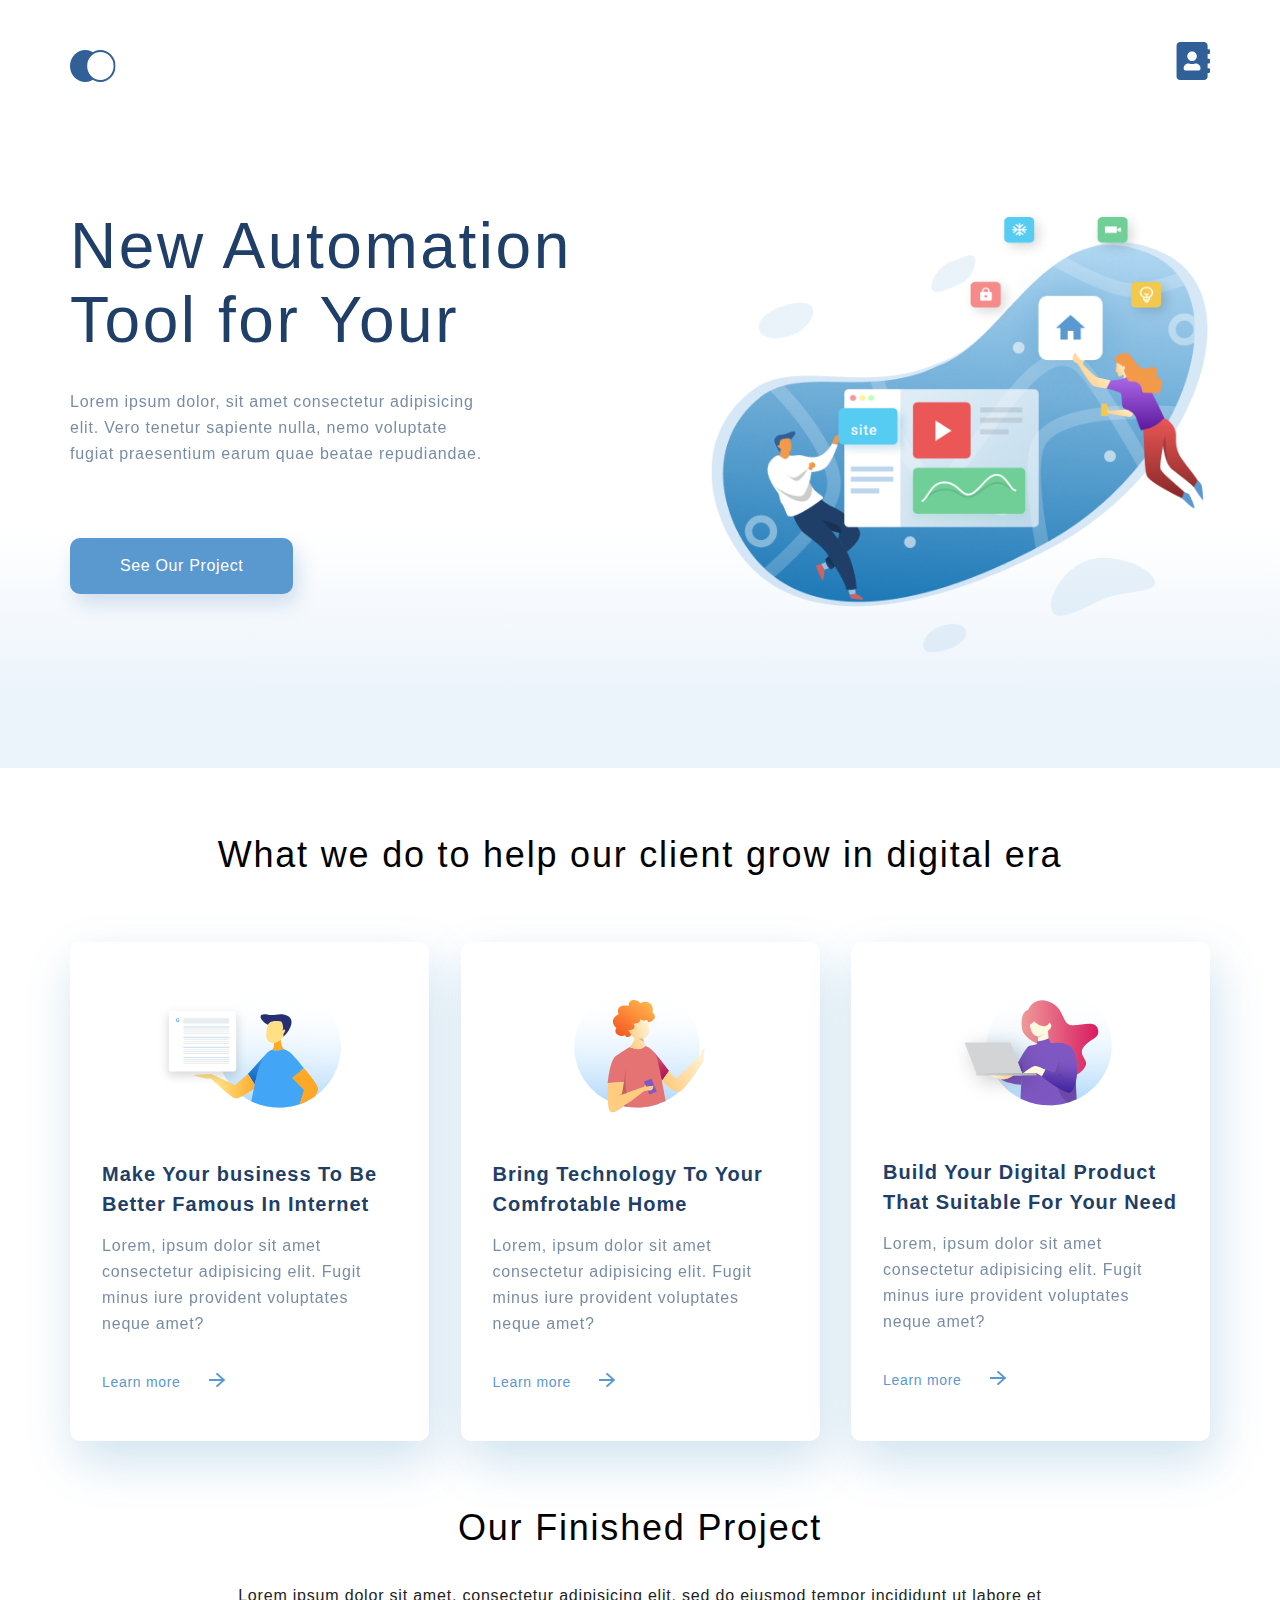
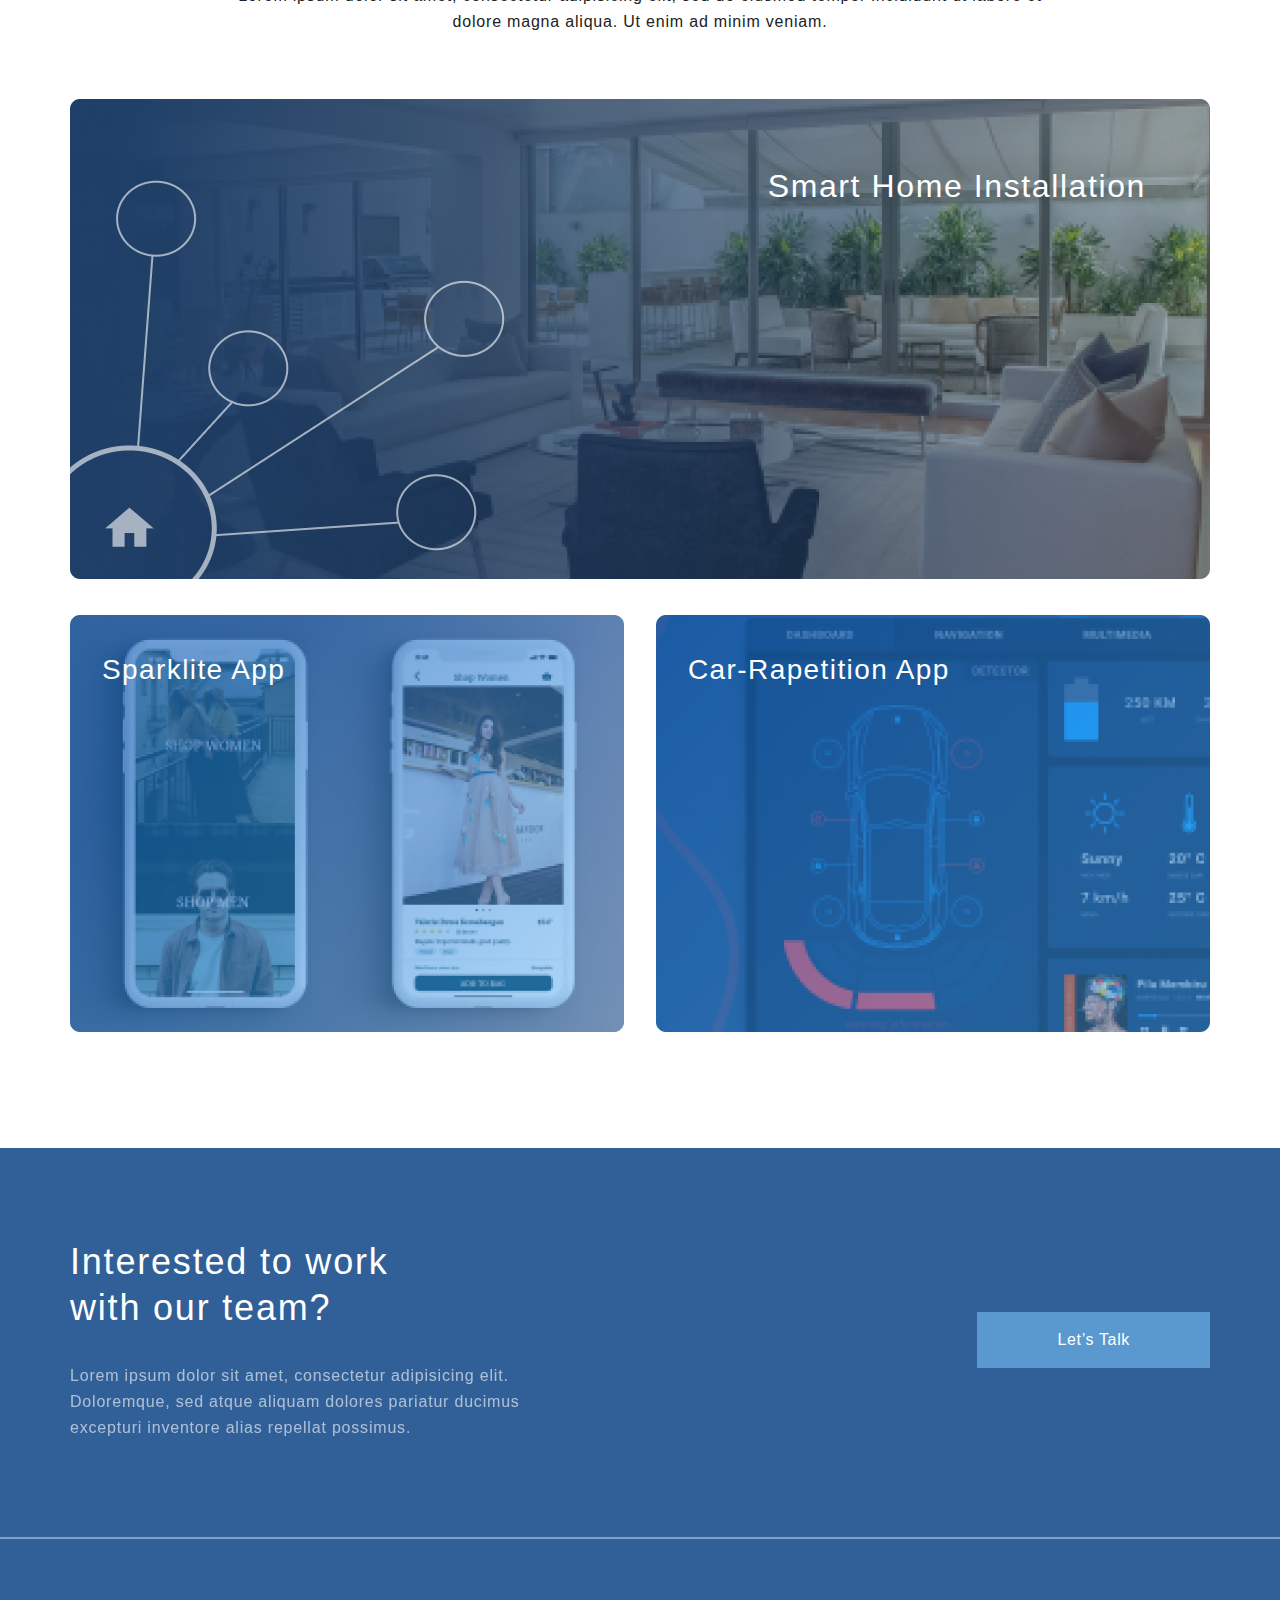
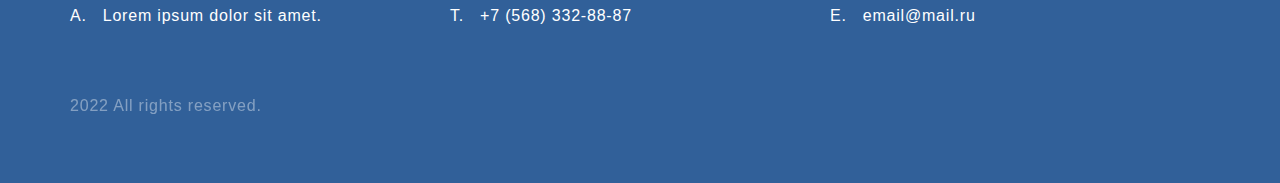
<file: index.html>
<!DOCTYPE html>
<html lang="en">

<head>
    <meta charset="UTF-8">
    <meta http-equiv="X-UA-Compatible" content="IE=edge">
    <meta name="viewport" content="width=device-width, initial-scale=1.0">
    <title>Главная страница сайта</title>
    <link rel="stylesheet" href="style.css">
</head>

<body>
    <div class="top">
        <div class="container top__content">
            <ul class="header">
                <li><a href="index.html"><img src="img/logo.svg" alt="logo"></a></li>
                <li><a href="contacts.html"><img src="img/contacts.svg" alt="contacts"></a></li>
            </ul>

            <div class="top__info">
                <h1 class="top-heading">New Automation Tool for Your</h1>
                <p class="top-text">Lorem ipsum dolor, sit amet consectetur adipisicing elit. Vero tenetur sapiente
                    nulla, nemo voluptate fugiat praesentium earum quae beatae repudiandae.</p>
                <a href="" class="top__button">See Our Project</a>
            </div>
        </div>
    </div>

    <div class="middle middle-container">
        <h3 class="heading">What we do to help our client grow in digital era</h3>
        <div class="middle__content">
            <div class="card">
                <img class="card__img" src="img/card-1.svg" alt="card-1">
                <h4 class="heading-mini">Make Your business To Be
                    Better Famous In Internet</h4>
                <p class="text">Lorem, ipsum dolor sit amet consectetur adipisicing elit. Fugit minus iure provident
                    voluptates
                    neque amet?</p>
                <a class="card__link" href="#">Learn more</a>
            </div>

            <div class="card">
                <img class="card__img card__img-2" src="img/card-2.svg" alt="card-2">
                <h4 class="heading-mini">Bring Technology To Your
                    Comfrotable Home</h4>
                <p class="text">Lorem, ipsum dolor sit amet consectetur adipisicing elit. Fugit minus iure provident
                    voluptates
                    neque amet?</p>
                <a class="card__link" href="#">Learn more</a>
            </div>

            <div class="card">
                <img class="card__img" src="img/card-3.svg" alt="card-3">
                <h4 class="heading-mini">Build Your Digital Product
                    That Suitable For Your Need</h4>
                <p class="text">Lorem, ipsum dolor sit amet consectetur adipisicing elit. Fugit minus iure provident
                    voluptates
                    neque amet?</p>
                <a class="card__link" href="#">Learn more</a>
            </div>
        </div>
    </div>

    <div class="project container">
        <h3 class="heading">Our Finished Project</h3>
        <p class="project-text">Lorem ipsum dolor sit amet, consectetur adipisicing elit, sed do eiusmod tempor
            incididunt ut labore et dolore magna aliqua. Ut enim ad minim veniam.</p>
        <div class="project__item">
            <img class="project__img" src="img/project-1.png" alt="photo">
            <p class="text__img-1">Smart Home Installation</p>
        </div>
        <div class="project__parent">
            <div class="project__item project__item_margin">
                <img class="project__img" src="img/project-2.png" alt="photo-2">
                <p class="text__img-2">Sparklite App</p>
            </div>
            <div class="project__item">
                <img class="project__img" src="img/project-3.png" alt="photo-3">
                <p class="text__img-3">Car-Rapetition App</p>
            </div>
        </div>
    </div>

    <div class="footer">
        <div class="footer-container">
            <div class="footer__top">
                <div class="footer__content">
                    <h3 class="heading-footer">Interested to work
                        with our team?</h3>
                    <p class="text footer__text">Lorem ipsum dolor sit amet, consectetur adipisicing elit. Doloremque,
                        sed atque aliquam dolores pariatur ducimus excepturi inventore alias repellat possimus.</p>
                </div>
                <a href="" class="footer__button">Let’s Talk</a>
            </div>
        </div>

        <hr class="hr">

        <div class="footer-container footer-container-bottom">
            <div class="footer__bottom">
                <ul class="footer__info">
                    <li class="footer__list">Lorem ipsum dolor sit amet.</li>
                    <li class="footer__list">+7 (568) 332-88-87</li>
                    <li class="footer__list">email@mail.ru</li>
                </ul>

                <div class="footer__copy">
                    <p class="text copy__text">2022 All rights reserved.</p>
                </div>
            </div>
        </div>
    </div>
</body>

</html>
</file>
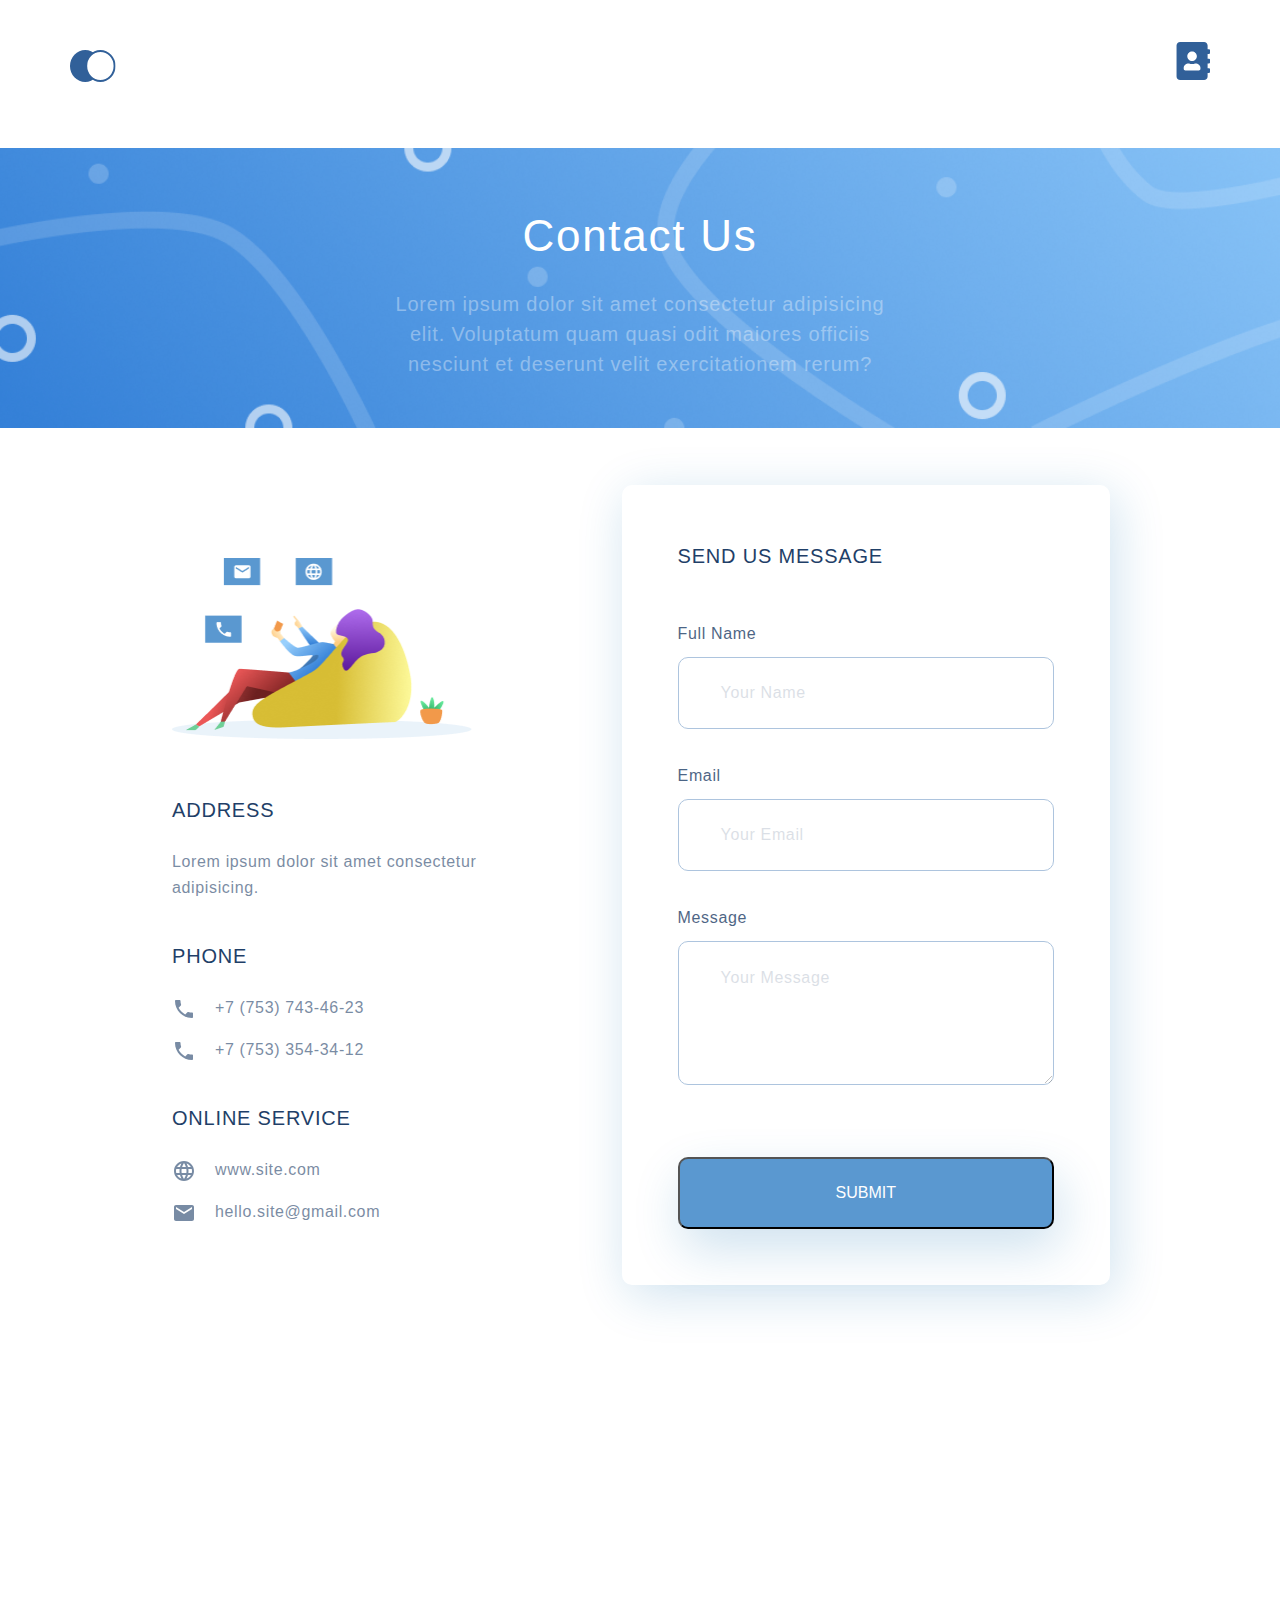
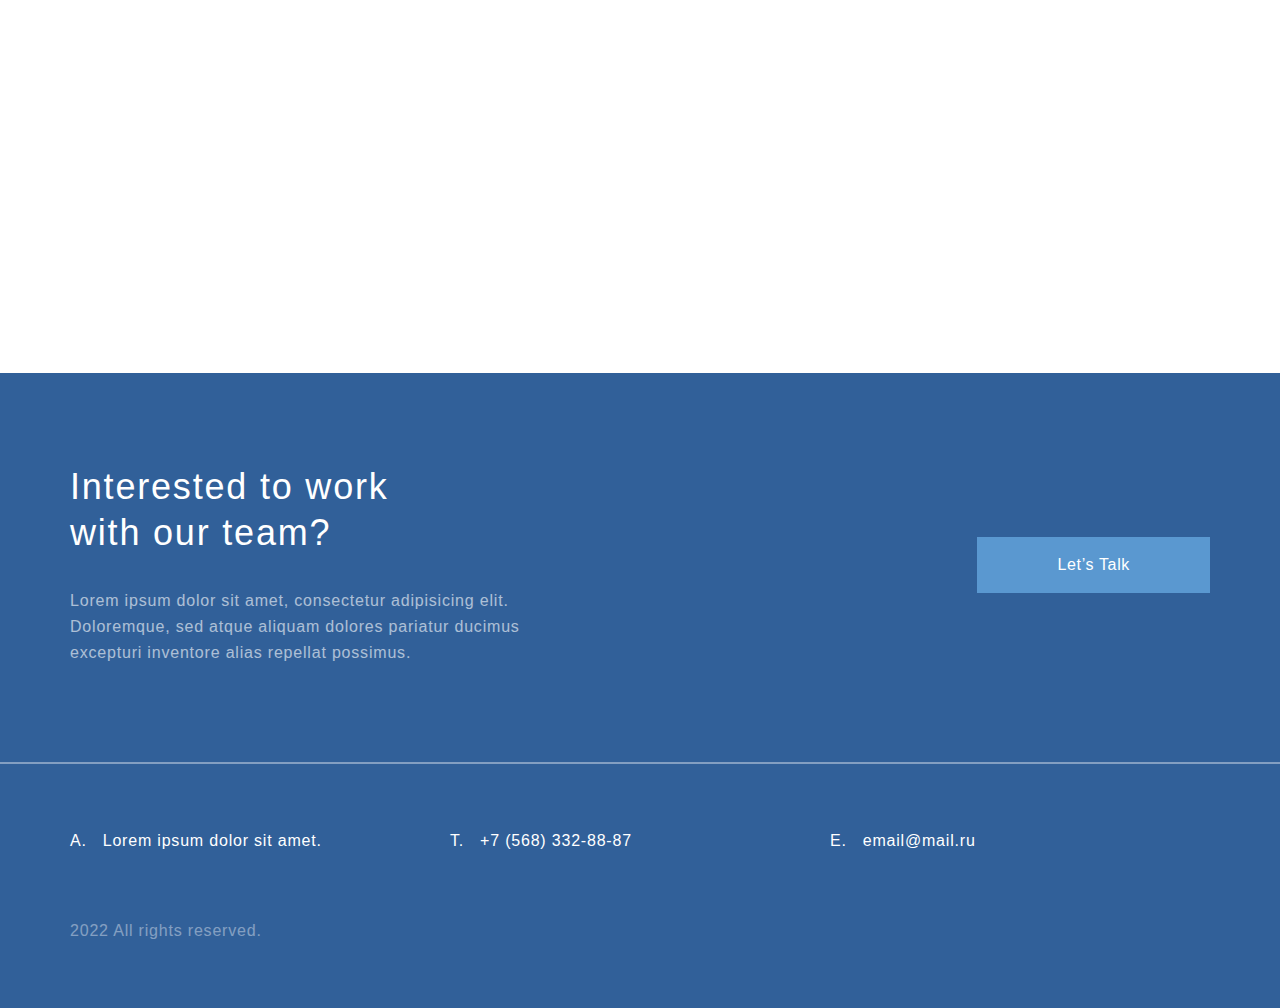
<file: contacts.html>
<!DOCTYPE html>
<html lang="en">

<head>
    <meta charset="UTF-8">
    <meta http-equiv="X-UA-Compatible" content="IE=edge">
    <meta name="viewport" content="width=device-width, initial-scale=1.0">
    <title>Контакты</title>
    <link rel="stylesheet" href="style.css">
</head>

<body>
    <div class="container-header">
        <ul class="header">
            <li><a href="index.html"><img src="img/logo.svg" alt="logo"></a></li>
            <li><a href="contacts.html"><img src="img/contacts.svg" alt="contacts"></a></li>
        </ul>
    </div>

    <div class="container-contacts">
        <div class="contacts-header">
            <h2 class="heading-contacts">Contact Us</h2>
            <p class="text-contacts">Lorem ipsum dolor sit amet consectetur adipisicing elit. Voluptatum quam quasi odit
                maiores officiis nesciunt et deserunt velit exercitationem rerum?</p>
        </div>
    </div>

    <div class="container-info">
        <form action="#" class="contacts">
            <div class="contacts-info">
                <img class="contacts-photo" src="img/contacts-phone.png" alt="photo">
                <h4 class="heading-mini contacts-heading-mini">Address</h4>
                <p class="text contacts-text">Lorem ipsum dolor sit amet consectetur adipisicing.</p>
                <h4 class="heading-mini contacts-heading-mini heading-margin">Phone</h4>
                <ul class="phones">
                    <li class="phones__list-1 list__text">+7 (753) 743-46-23</li>
                    <li class="phones__list-2 list__text">+7 (753) 354-34-12</li>
                </ul>
                <h4 class="heading-mini contacts-heading-mini heading-margin">Online service</h4>
                <ul class="service">
                    <li class="service__list-world list__text"><a href="https://gb.ru/" target=blanc
                            style="text-decoration: none; color: #1F3F68">www.site.com</a></li>
                    <li class="service__list-email list__text"><a href="email@mail.ru" target=blanc
                            style="text-decoration: none; color: #1F3F68">hello.site@gmail.com</a>
                    </li>
                </ul>
            </div>

            <div class="form">
                <h4 class="heading-mini contacts-heading-mini heading-form">Send us message</h4>
                <p class="form__text">Full Name</p><input class="input-text" type="text" placeholder="Your Name">
                <p class="form__text">Email</p><input class="input-text" type="text" placeholder="Your Email">
                <p class="form__text">Message</p>
                <textarea class="input-text textarea" placeholder="Your Message"></textarea>
                <button class="button-submit" type="submit">Submit</button>
            </div>
        </form>
    </div>

    <div class="map">
        <script type="text/javascript" charset="utf-8" async
            src="https://api-maps.yandex.ru/services/constructor/1.0/js/?um=constructor%3A78d5cf0063314a921f158e589fce4306b0134f78c48ccead3dec1c211aaf56dc&amp;width=100%&amp;height=100%&amp;margin-left:auto&amp;margin-right:auto&amp;lang=ru_RU&amp;scroll=true"></script>
    </div>

    <div class="footer footer-contacts">
        <div class="footer-container">
            <div class="footer__top">
                <div class="footer__content">
                    <h3 class="heading-footer">Interested to work
                        with our team?</h3>
                    <p class="text footer__text">Lorem ipsum dolor sit amet, consectetur adipisicing elit. Doloremque,
                        sed atque aliquam dolores pariatur ducimus excepturi inventore alias repellat possimus.</p>
                </div>
                <a href="" class="footer__button">Let’s Talk</a>
            </div>
        </div>

        <hr class="hr">

        <div class="footer-container footer-container-bottom">
            <div class="footer__bottom">
                <ul class="footer__info">
                    <li class="footer__list">Lorem ipsum dolor sit amet.</li>
                    <li class="footer__list">+7 (568) 332-88-87</li>
                    <li class="footer__list">email@mail.ru</li>
                </ul>

                <div class="footer__copy">
                    <p class="text copy__text">2022 All rights reserved.</p>
                </div>
            </div>
        </div>
    </div>
</body>

</html>
</file>
<file: style.css>
* {
  margin: 0;
  padding: 0;
}

.container {
  max-width: 1140px;
  margin: 0 auto;
  min-height: 768px;
}

.middle-container,
.footer-container,
.container-header,
.container-info {
  max-width: 1140px;
  margin: 0 auto;
}

.container-contacts {
  margin: 0 auto;
}

.top {
  min-height: 768px;
  background: -webkit-gradient(linear, left bottom, left top, color-stop(8.84%, #EBF3FB), color-stop(31.12%, rgba(152, 195, 232, 0)));
  background: linear-gradient(0deg, #EBF3FB 8.84%, rgba(152, 195, 232, 0) 31.12%);
}

.header {
  display: -webkit-box;
  display: -ms-flexbox;
  display: flex;
  -webkit-box-pack: justify;
      -ms-flex-pack: justify;
          justify-content: space-between;
  list-style-type: none;
  padding-top: 42px;
}

body {
  font-family: sans-serif;
}

.contacts {
  display: -webkit-box;
  display: -ms-flexbox;
  display: flex;
  -ms-flex-pack: distribute;
      justify-content: space-around;
}

.middle__content {
  display: -webkit-box;
  display: -ms-flexbox;
  display: flex;
  -webkit-box-pack: justify;
      -ms-flex-pack: justify;
          justify-content: space-between;
}

.card {
  width: 359px;
  padding: 44px 32px;
  -webkit-box-sizing: border-box;
          box-sizing: border-box;
  background-color: #FFFFFF;
  -webkit-box-shadow: 5px 20px 50px rgba(16, 112, 177, 0.2);
          box-shadow: 5px 20px 50px rgba(16, 112, 177, 0.2);
  border-radius: 10px;
  display: -webkit-box;
  display: -ms-flexbox;
  display: flex;
  -webkit-box-orient: vertical;
  -webkit-box-direction: normal;
      -ms-flex-direction: column;
          flex-direction: column;
}

.card__img {
  -ms-flex-item-align: center;
      -ms-grid-row-align: center;
      align-self: center;
  margin-bottom: 51px;
}

.card__img-2 {
  margin-bottom: 46px;
}

.top-text {
  width: 425px;
}

.text,
.top-text,
.text-contacts,
.top-heading,
.heading-mini {
  color: #1F3F68;
}

.text,
.top-text,
.text-contacts {
  font-size: 16px;
  line-height: 26px;
  letter-spacing: 0.05em;
  opacity: 0.6;
}

.project__item {
  position: relative;
  -webkit-box-flex: 1;
      -ms-flex-positive: 1;
          flex-grow: 1;
}

.project__img {
  width: 100%;
}

.project__item_margin {
  margin-right: 32px;
}

.project-text {
  font-size: 16px;
  line-height: 26px;
  letter-spacing: 0.05em;
  color: #222222;
  text-align: center;
  width: 75%;
  margin: 32px auto 64px;
}

.text__img-1 {
  font-size: 32px;
  line-height: 46px;
  text-align: right;
  letter-spacing: 0.05em;
  color: #FFFFFF;
  position: absolute;
  top: 64px;
  right: 64px;
}

.text__img-2 {
  position: absolute;
  font-size: 28px;
  line-height: 46px;
  letter-spacing: 0.05em;
  color: #FFFFFF;
  top: 32px;
  left: 32px;
}

.text__img-3 {
  position: absolute;
  font-size: 28px;
  line-height: 46px;
  letter-spacing: 0.05em;
  color: #FFFFFF;
  top: 32px;
  left: 32px;
}

.project__parent {
  display: -webkit-box;
  display: -ms-flexbox;
  display: flex;
  -webkit-box-pack: justify;
      -ms-flex-pack: justify;
          justify-content: space-between;
  margin-top: 32px;
}

.top__content {
  display: -webkit-box;
  display: -ms-flexbox;
  display: flex;
  -webkit-box-orient: vertical;
  -webkit-box-direction: normal;
      -ms-flex-direction: column;
          flex-direction: column;
  height: 100%;
}

.top__info {
  padding-top: 115px;
  -webkit-box-flex: 1;
      -ms-flex-positive: 1;
          flex-grow: 1;
  background-image: url(img/top_back.png);
  background-repeat: no-repeat;
  background-position: right center;
  background-size: 44%;
}

.top__button {
  font-size: 16px;
  line-height: 26px;
  text-align: center;
  letter-spacing: 0.04em;
  color: #FFFFFF;
  background: #5A98D0;
  -webkit-box-shadow: 5px 10px 20px rgba(53, 110, 173, 0.2);
          box-shadow: 5px 10px 20px rgba(53, 110, 173, 0.2);
  border-radius: 10px;
  padding: 15px 50px;
  text-decoration: none;
  display: inline-block;
  margin-top: 71px;
}

.top-heading {
  font-size: 64px;
  width: 510px;
  font-weight: 300;
  line-height: 74px;
  letter-spacing: 0.04em;
  margin-bottom: 32px;
}

.footer {
  background: #316099;
  margin-top: 112px;
  padding-top: 91px;
  padding-bottom: 64px;
}

.footer__top {
  padding-bottom: 96px;
  display: -webkit-box;
  display: -ms-flexbox;
  display: flex;
  -webkit-box-pack: justify;
      -ms-flex-pack: justify;
          justify-content: space-between;
  -webkit-box-align: center;
      -ms-flex-align: center;
          align-items: center;
}

.footer__content {
  width: 495px;
}

.heading-footer {
  width: 340px;
  font-weight: 300;
  font-size: 36px;
  line-height: 46px;
  letter-spacing: 0.05em;
  color: #FFFFFF;
}

.footer__text {
  font-size: 16px;
  line-height: 26px;
  letter-spacing: 0.05em;
  color: #FFFFFF;
  opacity: 0.6;
  margin-top: 32px;
}

.footer__info {
  margin-top: 64px;
  display: -webkit-box;
  display: -ms-flexbox;
  display: flex;
  -webkit-box-pack: justify;
      -ms-flex-pack: justify;
          justify-content: space-between;
}

.footer__list {
  font-size: 16px;
  line-height: 26px;
  letter-spacing: 0.05em;
  color: #FFFFFF;
  list-style-type: none;
  display: -webkit-box;
  display: -ms-flexbox;
  display: flex;
  margin-right: 32px;
  -webkit-box-flex: 1;
      -ms-flex-positive: 1;
          flex-grow: 1;
  -ms-flex-preferred-size: 33.3333%;
      flex-basis: 33.3333%;
}

.footer__list:first-child::before {
  content: 'A.';
  display: block;
  margin-right: 16px;
}

.footer__list:nth-child(2)::before {
  content: 'T.';
  display: block;
  margin-right: 16px;
}

.footer__list:last-child::before {
  content: 'E.';
  display: block;
  margin-right: 16px;
}

.footer__copy {
  margin-top: 64px;
}

.copy__text {
  font-size: 16px;
  line-height: 26px;
  letter-spacing: 0.05em;
  color: #FFFFFF;
  opacity: 0.4;
}

.footer__button {
  background: #5A98D0;
  font-size: 16px;
  line-height: 26px;
  text-align: center;
  letter-spacing: 0.04em;
  padding: 15px 80px;
  right: 1px;
  color: #FFFFFF;
  text-decoration: none;
}

.hr {
  opacity: 0.4;
  border: 1px solid #FFFFFF;
  width: 100%;
}

.heading-contacts,
.heading,
.text-contacts {
  text-align: center;
}

.heading {
  font-weight: 300;
  font-size: 36px;
  line-height: 46px;
  letter-spacing: 0.05em;
}

.middle {
  padding-top: 64px;
}

.middle__content {
  padding-top: 64px;
  padding-bottom: 64px;
}

.card__link {
  font-size: 14px;
  line-height: 30px;
  letter-spacing: 0.05em;
  color: #5A98D0;
  text-decoration: none;
  margin-top: 30px;
}

.card__link::after {
  content: "";
  background-image: url(img/ic_arrow.svg);
  background-repeat: no-repeat;
  display: inline-block;
  width: 24px;
  height: 18px;
  margin-left: 24px;
}

.heading-contacts {
  font-weight: 500;
  font-size: 44px;
}

.heading-mini {
  font-size: 20px;
  line-height: 30px;
  letter-spacing: 0.05em;
  margin-bottom: 14px;
}

.input-text {
  border: 1px solid #356EAD;
  -webkit-box-sizing: border-box;
          box-sizing: border-box;
  opacity: 0.4;
}

.button-submit {
  background: #5A98D0;
  -webkit-box-shadow: 5px 20px 50px rgba(16, 112, 177, 0.2);
          box-shadow: 5px 20px 50px rgba(16, 112, 177, 0.2);
  font-weight: 500;
  font-size: 16px;
  line-height: 26px;
  text-align: center;
  color: #FFFFFF;
  text-transform: uppercase;
  border-radius: 10px;
  height: 72px;
}

.container-contacts {
  background-image: url(img/contacts-back.png);
  background-repeat: no-repeat;
  background-size: cover;
}

.contacts-header {
  display: -webkit-box;
  display: -ms-flexbox;
  display: flex;
  -webkit-box-align: center;
      -ms-flex-align: center;
          align-items: center;
  -webkit-box-orient: vertical;
  -webkit-box-direction: normal;
      -ms-flex-direction: column;
          flex-direction: column;
  margin-top: 54px;
  padding-top: 51px;
  padding-bottom: 49px;
}

.heading-contacts {
  font-weight: 500;
  font-size: 44px;
  line-height: 74px;
  text-align: center;
  letter-spacing: 0.04em;
  color: #FFFFFF;
  padding-bottom: 16px;
}

.text-contacts {
  font-size: 20px;
  line-height: 30px;
  text-align: center;
  letter-spacing: 0.04em;
  color: rgba(255, 255, 255, 0.6);
  width: 40%;
}

.contacts {
  display: -webkit-box;
  display: -ms-flexbox;
  display: flex;
  margin-top: 57px;
  margin-bottom: 96px;
}

.contacts-info {
  display: -webkit-box;
  display: -ms-flexbox;
  display: flex;
  -webkit-box-align: start;
      -ms-flex-align: start;
          align-items: flex-start;
  -webkit-box-orient: vertical;
  -webkit-box-direction: normal;
      -ms-flex-direction: column;
          flex-direction: column;
  margin-left: 102px;
  margin-right: 101px;
}

.contacts-photo {
  width: 300px;
  height: 181px;
  margin-top: 73px;
  margin-bottom: 56px;
}

.contacts-heading-mini {
  display: inline-block;
  text-transform: uppercase;
  font-weight: 500;
  font-size: 20px;
  line-height: 30px;
  letter-spacing: 0.04em;
  color: #1F3F68;
  margin-bottom: 24px;
}

.heading-margin {
  margin-top: 40px;
}

.contacts-text,
.list__text {
  font-weight: 300;
  font-size: 16px;
  line-height: 26px;
  letter-spacing: 0.04em;
  color: #1F3F68;
  opacity: 0.6;
  text-decoration: none;
}

.phones,
.service {
  font-weight: 300;
  font-size: 16px;
  line-height: 26px;
  letter-spacing: 0.04em;
  color: #1F3F68;
  list-style-type: none;
  display: -webkit-box;
  display: -ms-flexbox;
  display: flex;
  -webkit-box-orient: vertical;
  -webkit-box-direction: normal;
      -ms-flex-direction: column;
          flex-direction: column;
}

.phones__list-1::before {
  content: "";
  background-image: url(img/ic_phone.svg);
  background-repeat: no-repeat;
  display: inline-block;
  margin-right: 19px;
  width: 24px;
  height: 24px;
  vertical-align: middle;
}

.phones__list-2::before {
  content: "";
  background-image: url(img/ic_phone.svg);
  background-repeat: no-repeat;
  display: inline-block;
  margin-right: 19px;
  width: 24px;
  height: 24px;
  vertical-align: middle;
}

.service__list-world::before {
  content: "";
  background-image: url(img/ic_world.svg);
  background-repeat: no-repeat;
  display: inline-block;
  margin-right: 19px;
  width: 24px;
  height: 24px;
  vertical-align: middle;
}

.service__list-email::before {
  content: "";
  background-image: url(img/ic_email.svg);
  background-repeat: no-repeat;
  display: inline-block;
  margin-right: 19px;
  width: 24px;
  height: 24px;
  vertical-align: middle;
}

.service__list-world,
.phones__list-1 {
  margin-bottom: 16px;
}

.form {
  background: #FFFFFF;
  -webkit-box-shadow: 5px 10px 50px rgba(16, 112, 177, 0.2);
          box-shadow: 5px 10px 50px rgba(16, 112, 177, 0.2);
  border-radius: 10px;
  padding: 56px;
  display: -webkit-box;
  display: -ms-flexbox;
  display: flex;
  -webkit-box-orient: vertical;
  -webkit-box-direction: normal;
      -ms-flex-direction: column;
          flex-direction: column;
  width: 428px;
  height: 688px;
  margin-right: 100px;
}

.heading-form {
  margin-bottom: 48px;
}

.input-text {
  opacity: 0.4;
  border: 1px solid #356EAD;
  -webkit-box-sizing: border-box;
          box-sizing: border-box;
  border-radius: 10px;
  width: 100%;
  height: 72px;
  margin-bottom: 32px;
}

.textarea {
  height: 144px;
  margin-bottom: 72px;
}

.form__text {
  font-size: 16px;
  line-height: 30px;
  letter-spacing: 0.04em;
  color: #1F3F68;
  opacity: 0.8;
  margin-bottom: 8px;
  padding: 0;
}

.input-text::-webkit-input-placeholder {
  font-weight: 300;
  font-size: 16px;
  line-height: 30px;
  letter-spacing: 0.04em;
  color: #1F3F68;
  opacity: 0.4;
  padding-left: 42px;
}

.textarea::-webkit-input-placeholder {
  padding-top: 21px;
  font-family: sans-serif;
}

.map {
  display: -webkit-box;
  display: -ms-flexbox;
  display: flex;
  -webkit-box-pack: center;
      -ms-flex-pack: center;
          justify-content: center;
  width: 940px;
  margin: 0 auto;
  height: 480px;
}

@media (max-width: 1024px) {
  .container,
  .container-header,
  .middle-container,
  .container-info {
    padding-left: 32px;
    padding-right: 32px;
  }
  .top__info {
    background-position: right 280px;
  }
  .middle__content {
    -webkit-box-orient: vertical;
    -webkit-box-direction: normal;
        -ms-flex-direction: column;
            flex-direction: column;
    -webkit-box-align: center;
        -ms-flex-align: center;
            align-items: center;
  }
  .card {
    margin-bottom: 32px;
  }
  .footer {
    padding-top: 47px;
    padding-bottom: 64px;
  }
  .footer__top {
    padding-bottom: 64px;
  }
  .footer-container {
    padding-left: 124px;
    padding-right: 124px;
  }
  .footer__content {
    width: 70%;
  }
  .footer__button {
    top: 114px;
    padding: 3px 30px;
  }
  .footer__info {
    -webkit-box-orient: vertical;
    -webkit-box-direction: normal;
        -ms-flex-direction: column;
            flex-direction: column;
  }
  .footer__list:first-child::before,
  .footer__list:nth-child(2)::before,
  .footer__list:last-child::before {
    margin-right: 45px;
  }
  .footer__list:first-child::before,
  .footer__list:nth-child(2)::before {
    margin-bottom: 25px;
  }
  .contacts-header {
    margin-top: 49px;
    padding-top: 50px;
    padding-bottom: 0;
  }
  .contacts {
    display: -webkit-box;
    display: -ms-flexbox;
    display: flex;
    -webkit-box-orient: vertical;
    -webkit-box-direction: normal;
        -ms-flex-direction: column;
            flex-direction: column;
    -webkit-box-align: center;
        -ms-flex-align: center;
            align-items: center;
    margin-top: 0;
    margin-bottom: 64px;
  }
  .contacts-info {
    margin: 0 auto;
    -webkit-box-align: center;
        -ms-flex-align: center;
            align-items: center;
  }
  .text-contacts {
    width: 70%;
    margin-bottom: 20px;
  }
  .contacts-text {
    width: 75%;
  }
  .contacts-heading-mini,
  .phones,
  .service {
    -ms-flex-item-align: start;
        align-self: flex-start;
    padding-left: 45px;
  }
  .contacts-photo {
    margin-top: 64px;
    margin-bottom: 64px;
  }
  .form {
    margin-top: 64px;
    margin-right: 0;
    padding: 54px;
  }
  .heading-form {
    padding-left: 0;
    width: -webkit-min-content;
    width: -moz-min-content;
    width: min-content;
    margin-bottom: 24px;
  }
  .map {
    width: auto;
  }
  .footer-contacts {
    margin-top: 64px;
  }
}

@media (max-width: 667px) {
  .container {
    min-height: 376px;
  }
  .header {
    padding-top: 22px;
  }
  .top {
    min-height: 376px;
    padding-bottom: 41px;
    -webkit-box-sizing: border-box;
            box-sizing: border-box;
  }
  .top__info {
    padding-top: 36px;
    display: -webkit-box;
    display: -ms-flexbox;
    display: flex;
    -webkit-box-orient: vertical;
    -webkit-box-direction: normal;
        -ms-flex-direction: column;
            flex-direction: column;
    -webkit-box-align: center;
        -ms-flex-align: center;
            align-items: center;
    background-image: none;
  }
  .top-heading {
    width: 100%;
    font-size: 32px;
    line-height: 37px;
    margin-bottom: 12px;
    text-align: center;
  }
  .top-text {
    width: 100%;
    text-align: center;
  }
  .top__button {
    font-size: 12px;
    line-height: 26px;
    padding: 0 8px;
    margin-top: 32px;
  }
  .heading {
    font-size: 24px;
    line-height: 28px;
  }
  .middle {
    padding-top: 48px;
  }
  .middle__content {
    padding-top: 32px;
    padding-bottom: 32px;
  }
  .card {
    width: 100%;
  }
  .project-text {
    width: 100%;
  }
  .text__img-1 {
    font-size: 16px;
    line-height: 19px;
    top: 16px;
    right: 16px;
  }
  .text__img-2,
  .text__img-3 {
    left: 16px;
    font-size: 16px;
    line-height: 19px;
  }
  .project__parent {
    -webkit-box-orient: vertical;
    -webkit-box-direction: normal;
        -ms-flex-direction: column;
            flex-direction: column;
    margin-top: 16px;
  }
  .project__item_margin {
    margin-right: 0;
    margin-bottom: 16px;
  }
  .footer {
    padding-top: 18px;
    padding-bottom: 32px;
    margin-top: 64px;
    display: -webkit-box;
    display: -ms-flexbox;
    display: flex;
    -webkit-box-orient: vertical;
    -webkit-box-direction: normal;
        -ms-flex-direction: column;
            flex-direction: column;
  }
  .footer-container {
    padding-left: 16px;
    padding-right: 16px;
  }
  .footer__top {
    -webkit-box-orient: vertical;
    -webkit-box-direction: normal;
        -ms-flex-direction: column;
            flex-direction: column;
    padding-bottom: 41px;
  }
  .footer__content {
    width: 100%;
  }
  .heading-footer {
    font-size: 24px;
    line-height: 28px;
    text-align: center;
    width: 75%;
    margin: auto;
  }
  .footer__text {
    font-size: 16px;
    line-height: 26px;
    width: 100%;
    text-align: center;
  }
  .footer__button {
    margin-top: 40px;
    padding: 3px 20px;
  }
  .footer__list:first-child::before,
  .footer__list:nth-child(2)::before,
  .footer__list:last-child::before {
    margin-right: 23px;
  }
  .footer__list:first-child::before,
  .footer__list:nth-child(2)::before {
    margin-bottom: 17px;
  }
  .footer__copy {
    margin-top: 37px;
  }
  .footer__info {
    margin-top: 32px;
  }
  * {
    -webkit-box-sizing: border-box;
            box-sizing: border-box;
  }
  .footer-container-bottom {
    margin: 0;
  }
  .copy__text {
    text-align: center;
  }
  .contacts {
    margin-bottom: 32px;
    padding-left: 17px;
    padding-right: 17px;
  }
  .contacts-header {
    margin-top: 33px;
    padding-top: 48px;
  }
  .heading-contacts {
    font-size: 24px;
    line-height: 28px;
    padding-bottom: 0;
  }
  .text-contacts {
    font-size: 16px;
    line-height: 30px;
    width: 90%;
    margin-top: 32px;
    margin-bottom: 61px;
  }
  .contacts-info {
    -webkit-box-align: start;
        -ms-flex-align: start;
            align-items: flex-start;
    padding-left: 23px;
    padding-right: 23px;
    margin-bottom: 32px;
  }
  .contacts-photo {
    margin-top: 46px;
  }
  .contacts-heading-mini,
  .phones,
  .service {
    padding-left: 0;
  }
  .heading-margin {
    margin-top: 32px;
    margin-bottom: 24px;
  }
  .form {
    width: 100%;
    padding: 36px;
    margin: 0 auto;
    height: 514px;
  }
  .container-info {
    padding-left: 0;
    padding-right: 0;
  }
  .input-text::-webkit-input-placeholder,
  .textarea::-webkit-input-placeholder {
    font-size: 14px;
  }
  .textarea::-webkit-input-placeholder {
    padding-top: 10px;
  }
  .form__text {
    font-size: 14px;
    margin-bottom: 0;
  }
  .input-text {
    margin-bottom: 15px;
    height: 46px;
  }
  .textarea {
    height: 92px;
    margin-bottom: 43px;
  }
  .button-submit {
    height: 46px;
  }
  .heading-form {
    width: -webkit-max-content;
    width: -moz-max-content;
    width: max-content;
    font-size: 16px;
    margin-bottom: 15px;
  }
  .map {
    height: 349px;
  }
  .footer-contacts {
    margin-top: 32px;
  }
}
/*# sourceMappingURL=style.css.map */
</file>
